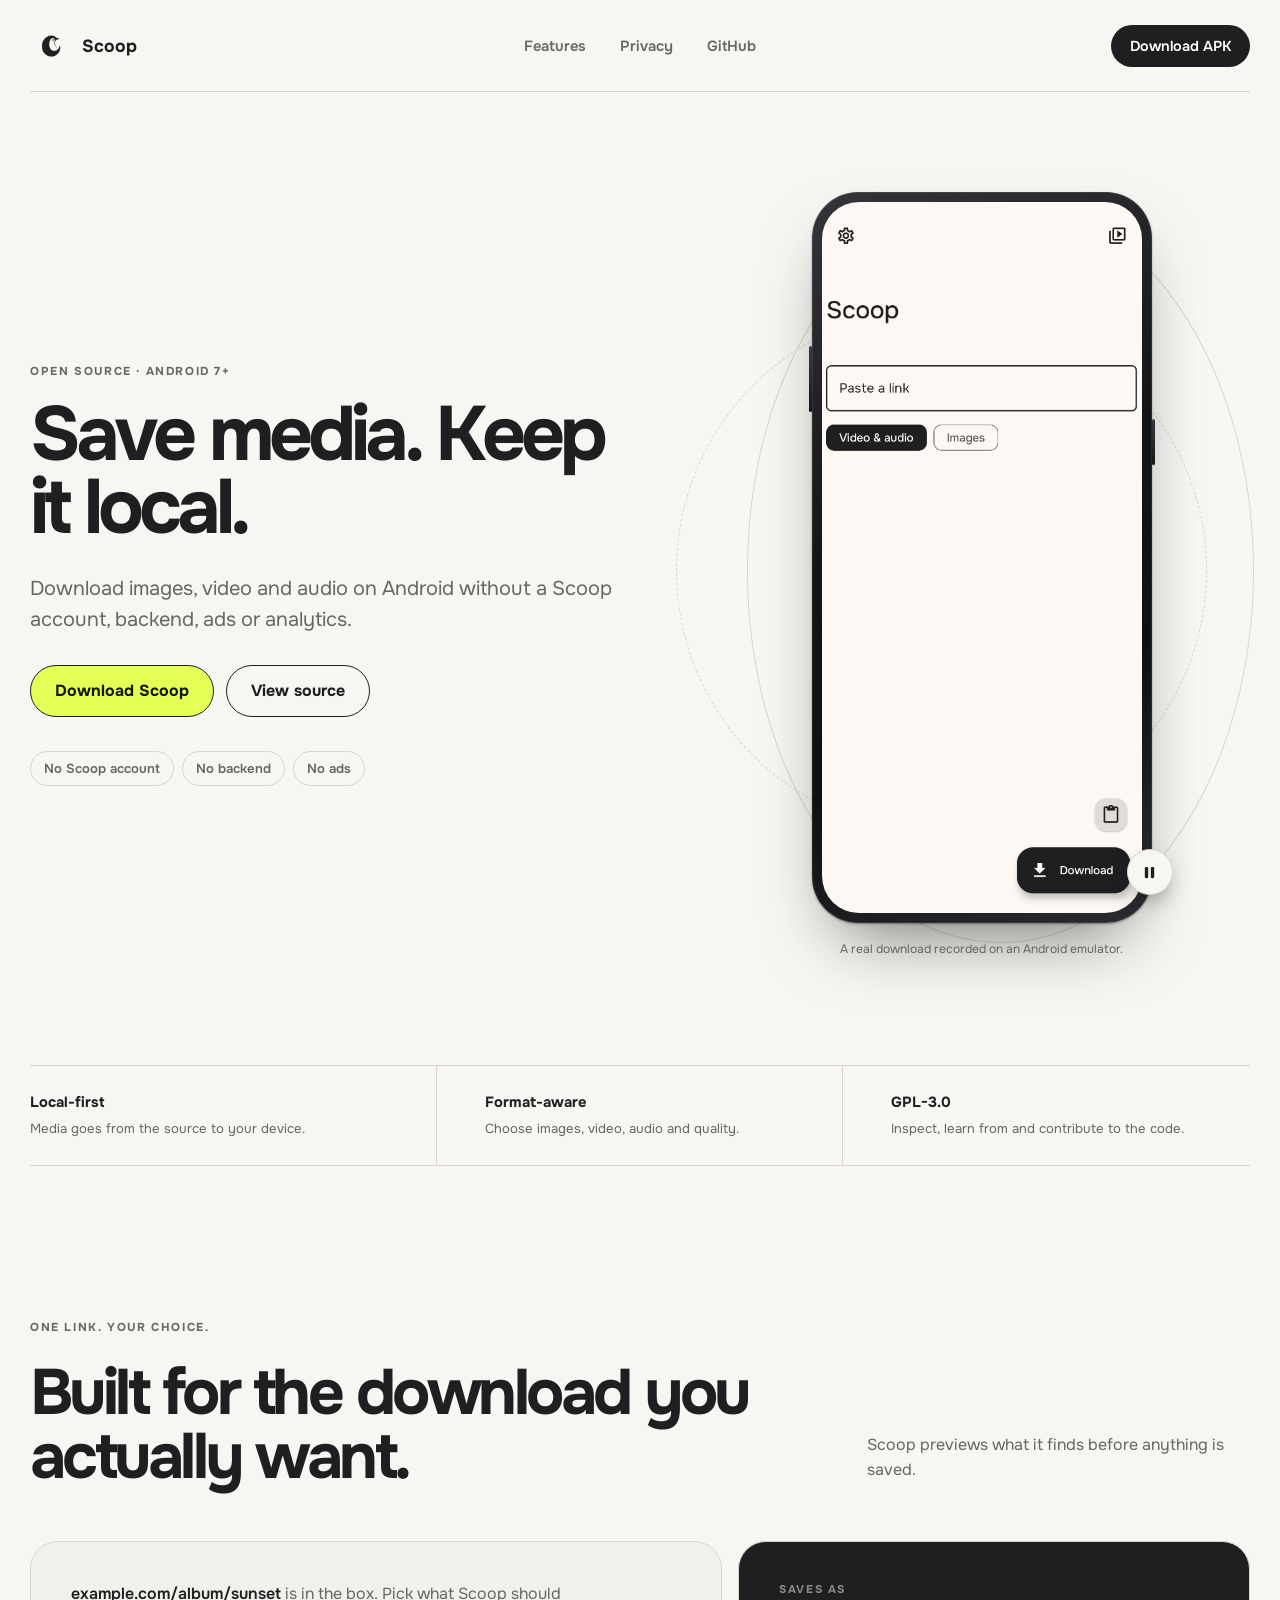
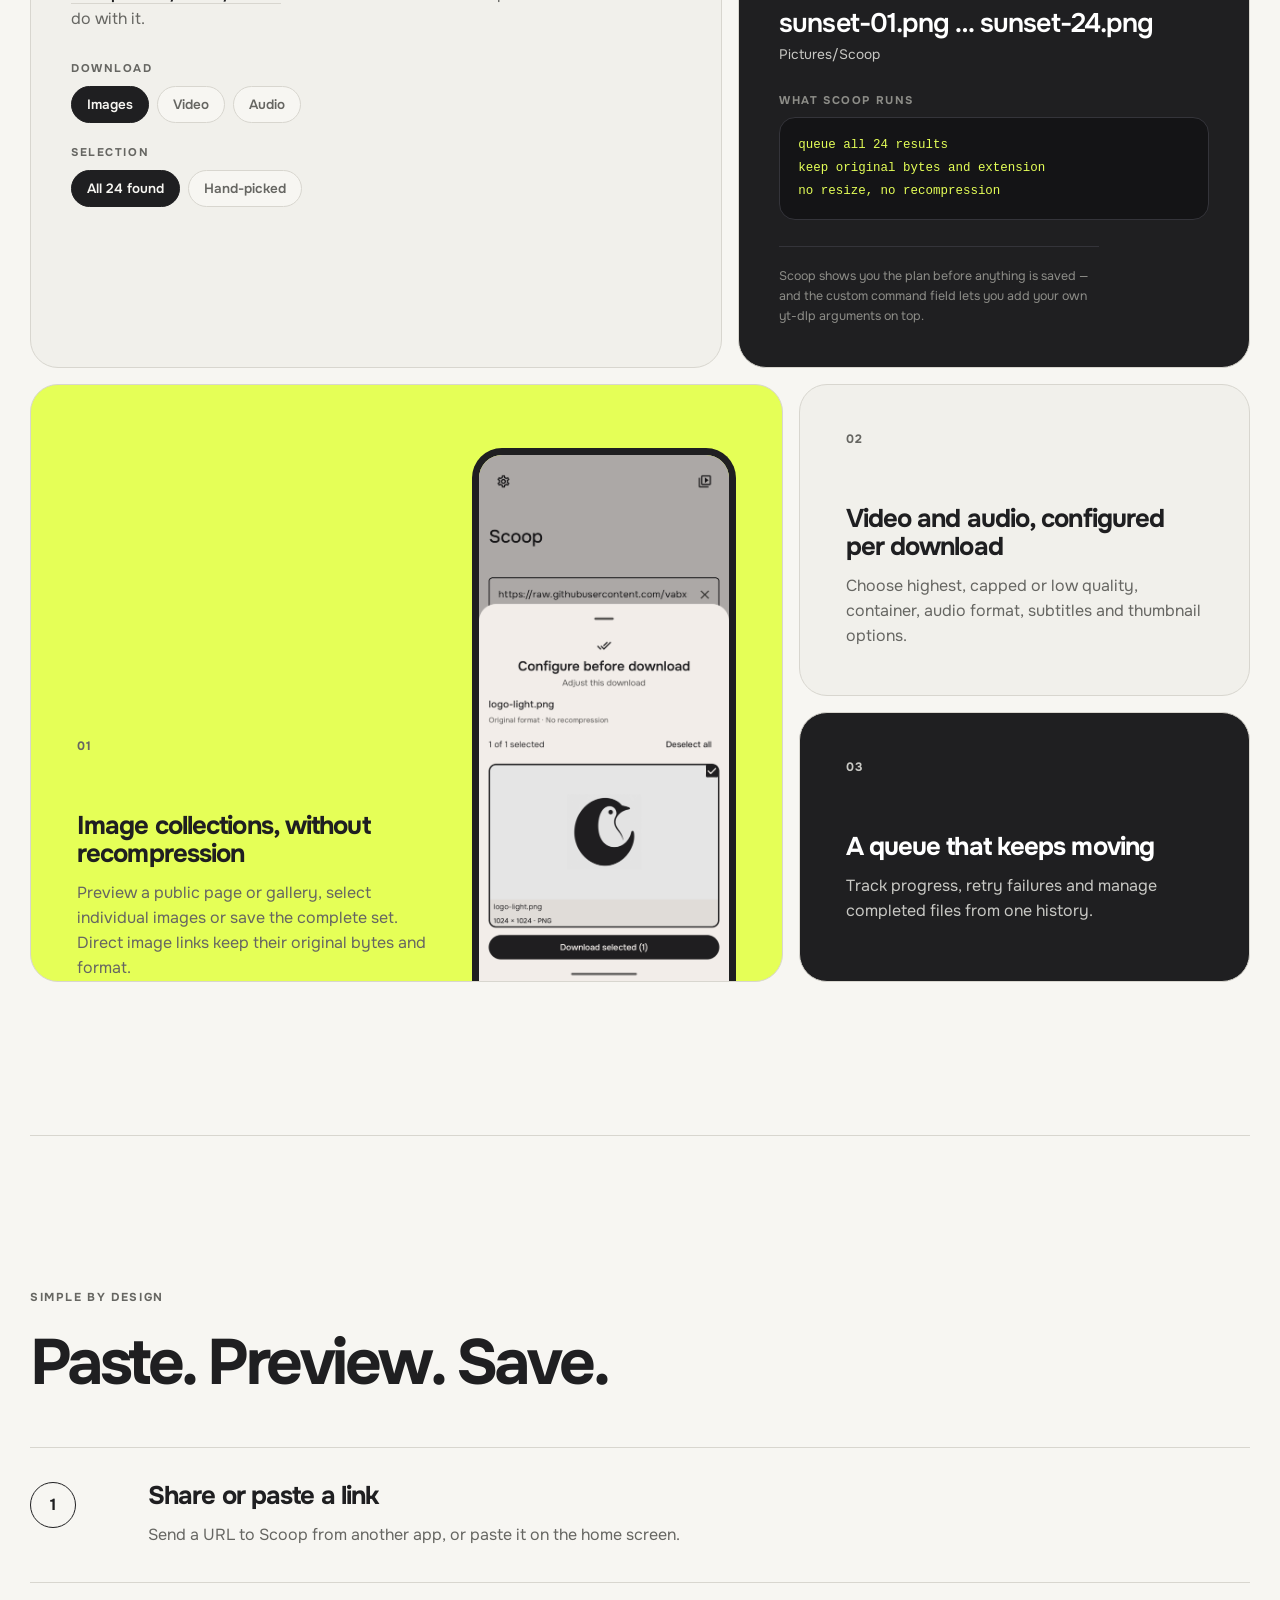
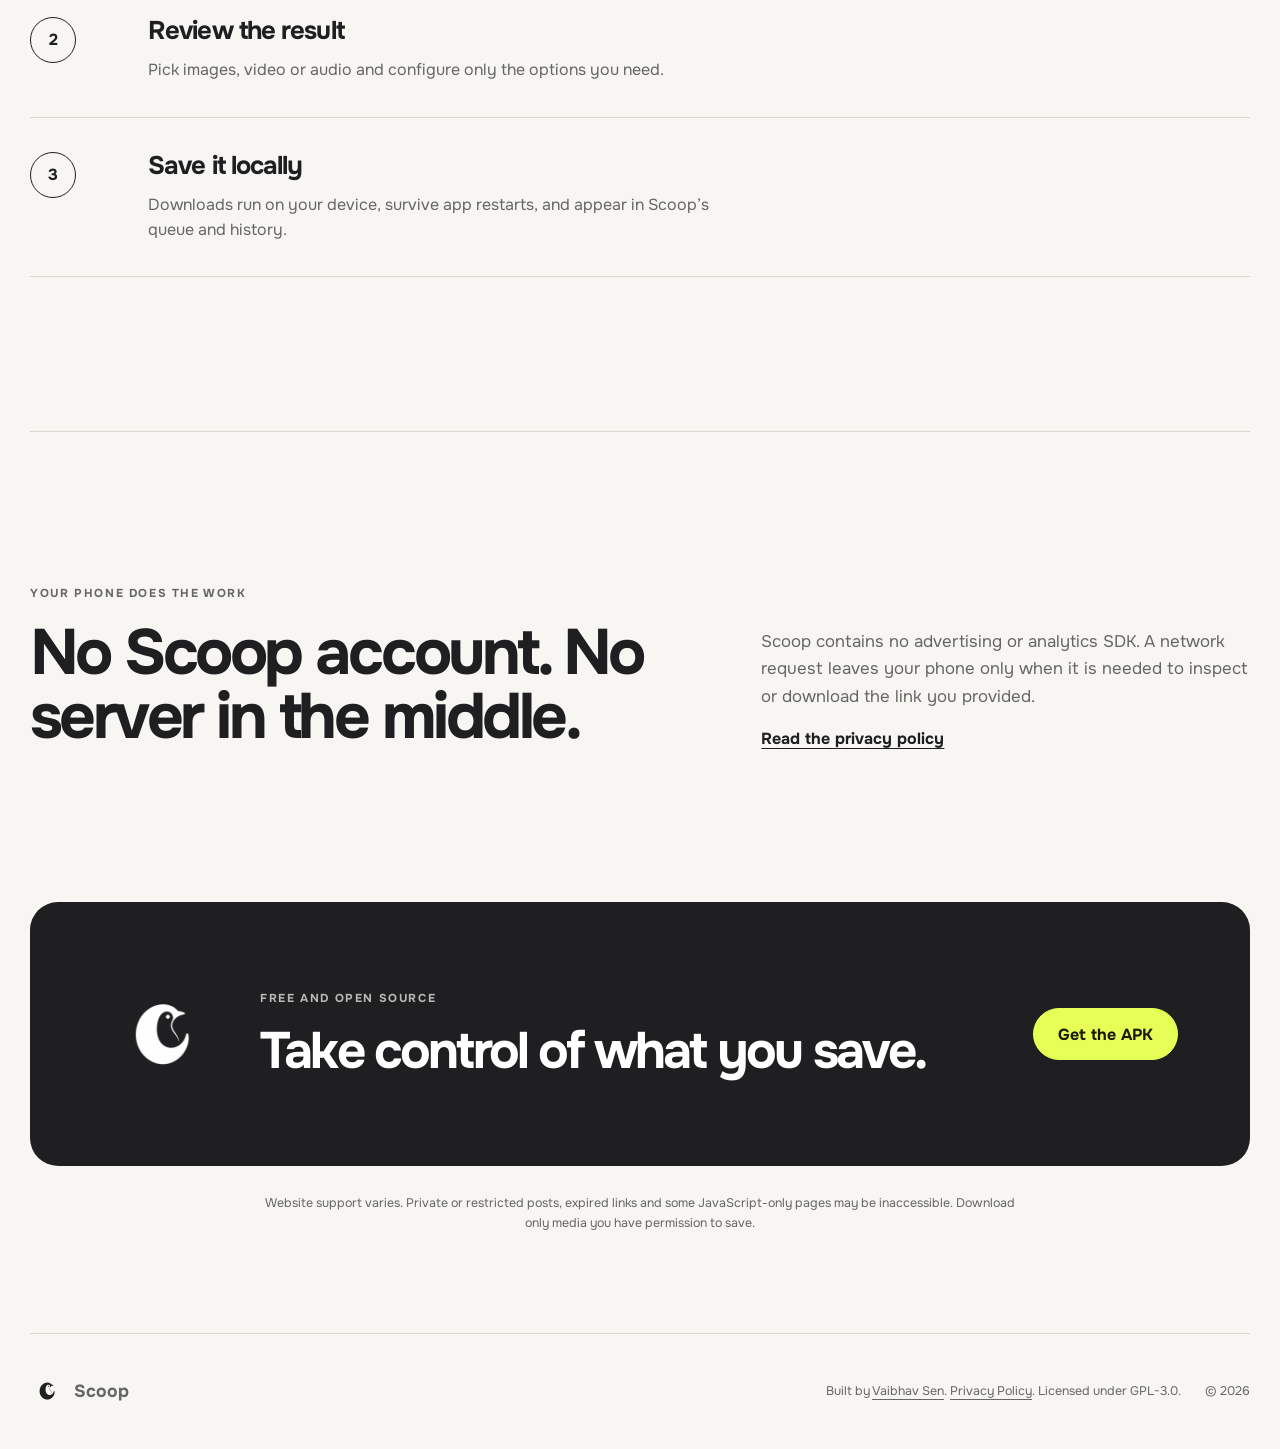
<file: docs/index.html>
<!doctype html>
<html lang="en">
  <head>
    <meta charset="utf-8" />
    <meta name="viewport" content="width=device-width, initial-scale=1" />
    <meta name="theme-color" content="#f7f6f2" />
    <meta
      name="description"
      content="Scoop is a free, local-first image, video and audio downloader for Android. No Scoop account, backend, ads or analytics."
    />
    <meta property="og:title" content="Scoop — media downloads, kept local" />
    <meta
      property="og:description"
      content="Save images, video and audio on Android without a Scoop account, backend, ads or analytics."
    />
    <meta property="og:type" content="website" />
    <meta property="og:url" content="https://vabxsen.github.io/Scoop/" />
    <meta property="og:image" content="https://vabxsen.github.io/Scoop/screenshots/home.jpg" />
    <meta name="twitter:card" content="summary_large_image" />
    <title>Scoop — local-first media downloader for Android</title>
    <link rel="canonical" href="https://vabxsen.github.io/Scoop/" />
    <link rel="icon" href="logo-light.png" />
    <link rel="stylesheet" href="styles.css" />
    <script src="script.js" defer></script>
  </head>
  <body>
    <a class="skip-link" href="#main">Skip to content</a>

    <header class="site-header">
      <a class="brand" href="#top" aria-label="Scoop home">
        <img src="logo-light.png" alt="" width="42" height="42" />
        <span>Scoop</span>
      </a>
      <nav aria-label="Primary navigation">
        <a href="#features">Features</a>
        <a href="#privacy">Privacy</a>
        <a href="https://github.com/vabxsen/Scoop">GitHub</a>
      </nav>
      <a class="header-cta" href="https://github.com/vabxsen/Scoop/releases/latest">Download APK</a>
    </header>

    <main id="main">
      <section class="hero" id="top">
        <div class="hero-copy">
          <p class="eyebrow">Open source · Android 7+</p>
          <h1>Save media. Keep it local.</h1>
          <p class="hero-summary">
            Download images, video and audio on Android without a Scoop account, backend, ads or analytics.
          </p>
          <div class="hero-actions">
            <a class="button button-primary" href="https://github.com/vabxsen/Scoop/releases/latest">Download Scoop</a>
            <a class="button button-secondary" href="https://github.com/vabxsen/Scoop">View source</a>
          </div>
          <ul class="trust-list" aria-label="Scoop principles">
            <li>No Scoop account</li>
            <li>No backend</li>
            <li>No ads</li>
          </ul>
        </div>

        <div class="hero-visual" aria-label="Scoop image download demonstration">
          <div class="orbit orbit-one" aria-hidden="true"></div>
          <div class="orbit orbit-two" aria-hidden="true"></div>
          <div class="phone-frame">
            <div class="phone-screen">
              <video
                id="demo-video"
                autoplay
                loop
                muted
                playsinline
                preload="auto"
                poster="screenshots/home.jpg"
                aria-label="Scoop image download demonstration video"
              >
                <source src="scoop-demo.mp4" type="video/mp4" />
                Your browser does not support embedded video.
              </video>
            </div>
            <button
              type="button"
              class="demo-toggle"
              id="demo-toggle"
              aria-controls="demo-video"
              aria-label="Pause demo"
            >
              <svg class="icon-pause" viewBox="0 0 16 16" aria-hidden="true">
                <rect x="3" y="2" width="3.6" height="12" rx="1.2" />
                <rect x="9.4" y="2" width="3.6" height="12" rx="1.2" />
              </svg>
              <svg class="icon-play" viewBox="0 0 16 16" aria-hidden="true">
                <path d="M4.5 2.6a1 1 0 0 1 1.52-.85l7 5.4a1 1 0 0 1 0 1.7l-7 5.4a1 1 0 0 1-1.52-.85Z" />
              </svg>
            </button>
          </div>
          <p class="visual-caption">A real download recorded on an Android emulator.</p>
        </div>
      </section>

      <section class="signal-strip" aria-label="Product details">
        <p><strong>Local-first</strong><span>Media goes from the source to your device.</span></p>
        <p><strong>Format-aware</strong><span>Choose images, video, audio and quality.</span></p>
        <p><strong>GPL-3.0</strong><span>Inspect, learn from and contribute to the code.</span></p>
      </section>

      <section class="feature-section" id="features">
        <div class="section-heading">
          <p class="eyebrow">One link. Your choice.</p>
          <h2>Built for the download you actually want.</h2>
          <p>Scoop previews what it finds before anything is saved.</p>
        </div>

        <div class="configurator" id="configurator">
          <div class="config-panel">
            <p class="config-lede">
              <span class="config-url">example.com/album/sunset</span>
              is in the box. Pick what Scoop should do with it.
            </p>

            <fieldset class="config-group">
              <legend>Download</legend>
              <div class="chip-row">
                <input type="radio" name="cfg-mode" id="cfg-mode-images" data-mode="images" checked />
                <label class="chip" for="cfg-mode-images">Images</label>
                <input type="radio" name="cfg-mode" id="cfg-mode-video" data-mode="video" />
                <label class="chip" for="cfg-mode-video">Video</label>
                <input type="radio" name="cfg-mode" id="cfg-mode-audio" data-mode="audio" />
                <label class="chip" for="cfg-mode-audio">Audio</label>
              </div>
            </fieldset>

            <div class="config-stack" data-mode-panel="images">
              <fieldset class="config-group">
                <legend>Selection</legend>
                <div class="chip-row">
                  <input type="radio" name="cfg-scope" id="cfg-scope-all" data-value="all" checked />
                  <label class="chip" for="cfg-scope-all">All 24 found</label>
                  <input type="radio" name="cfg-scope" id="cfg-scope-picked" data-value="picked" />
                  <label class="chip" for="cfg-scope-picked">Hand-picked</label>
                </div>
              </fieldset>
            </div>

            <div class="config-stack" data-mode-panel="video">
              <fieldset class="config-group">
                <legend>Quality</legend>
                <div class="chip-row">
                  <input type="radio" name="cfg-vq" id="cfg-vq-best" data-value="best" checked />
                  <label class="chip" for="cfg-vq-best">Highest</label>
                  <input type="radio" name="cfg-vq" id="cfg-vq-1080" data-value="1080" />
                  <label class="chip" for="cfg-vq-1080">1080p</label>
                  <input type="radio" name="cfg-vq" id="cfg-vq-720" data-value="720" />
                  <label class="chip" for="cfg-vq-720">720p</label>
                  <input type="radio" name="cfg-vq" id="cfg-vq-low" data-value="low" />
                  <label class="chip" for="cfg-vq-low">Smallest</label>
                </div>
              </fieldset>
              <fieldset class="config-group">
                <legend>Container</legend>
                <div class="chip-row">
                  <input type="radio" name="cfg-container" id="cfg-container-mp4" data-value="mp4" checked />
                  <label class="chip" for="cfg-container-mp4">MP4</label>
                  <input type="radio" name="cfg-container" id="cfg-container-mkv" data-value="mkv" />
                  <label class="chip" for="cfg-container-mkv">MKV</label>
                  <input type="radio" name="cfg-container" id="cfg-container-webm" data-value="webm" />
                  <label class="chip" for="cfg-container-webm">WEBM</label>
                </div>
              </fieldset>
              <fieldset class="config-group">
                <legend>Embed</legend>
                <div class="chip-row">
                  <input type="checkbox" id="cfg-subs" data-flag="--embed-subs" />
                  <label class="chip" for="cfg-subs">Subtitles</label>
                  <input type="checkbox" id="cfg-vthumb" data-flag="--embed-thumbnail" />
                  <label class="chip" for="cfg-vthumb">Thumbnail</label>
                </div>
              </fieldset>
            </div>

            <div class="config-stack" data-mode-panel="audio">
              <fieldset class="config-group">
                <legend>Format</legend>
                <div class="chip-row">
                  <input type="radio" name="cfg-af" id="cfg-af-m4a" data-value="m4a" checked />
                  <label class="chip" for="cfg-af-m4a">M4A</label>
                  <input type="radio" name="cfg-af" id="cfg-af-mp3" data-value="mp3" />
                  <label class="chip" for="cfg-af-mp3">MP3</label>
                  <input type="radio" name="cfg-af" id="cfg-af-opus" data-value="opus" />
                  <label class="chip" for="cfg-af-opus">Opus</label>
                </div>
              </fieldset>
              <fieldset class="config-group">
                <legend>Bitrate</legend>
                <div class="chip-row">
                  <input type="radio" name="cfg-aq" id="cfg-aq-best" data-value="0" checked />
                  <label class="chip" for="cfg-aq-best">Best</label>
                  <input type="radio" name="cfg-aq" id="cfg-aq-192" data-value="192K" />
                  <label class="chip" for="cfg-aq-192">192 kbps</label>
                  <input type="radio" name="cfg-aq" id="cfg-aq-128" data-value="128K" />
                  <label class="chip" for="cfg-aq-128">128 kbps</label>
                </div>
              </fieldset>
              <fieldset class="config-group">
                <legend>Embed</legend>
                <div class="chip-row">
                  <input type="checkbox" id="cfg-cover" data-flag="--embed-thumbnail" checked />
                  <label class="chip" for="cfg-cover">Cover art</label>
                </div>
              </fieldset>
            </div>
          </div>

          <aside class="config-out" aria-live="polite">
            <p class="config-out-eyebrow">Saves as</p>
            <p class="config-out-file" id="cfg-file">sunset-01.png</p>
            <p class="config-out-path" id="cfg-path">Pictures/Scoop</p>
            <p class="config-out-eyebrow">What Scoop runs</p>
            <pre class="config-out-code" id="cfg-plan"></pre>
            <p class="config-out-note">
              Scoop shows you the plan before anything is saved — and the custom command field
              lets you add your own yt-dlp arguments on top.
            </p>
          </aside>
        </div>

        <div class="feature-grid">
          <article class="feature feature-large">
            <div>
              <p class="feature-number">01</p>
              <h3>Image collections, without recompression</h3>
              <p>
                Preview a public page or gallery, select individual images or save the complete
                set. Direct image links keep their original bytes and format.
              </p>
            </div>
            <img
              src="screenshots/image-download.png"
              alt="Scoop image picker showing an original PNG selected for download"
              width="1080"
              height="2273"
              loading="lazy"
            />
          </article>

          <article class="feature">
            <p class="feature-number">02</p>
            <h3>Video and audio, configured per download</h3>
            <p>Choose highest, capped or low quality, container, audio format, subtitles and thumbnail options.</p>
          </article>

          <article class="feature feature-dark">
            <p class="feature-number">03</p>
            <h3>A queue that keeps moving</h3>
            <p>Track progress, retry failures and manage completed files from one history.</p>
          </article>
        </div>
      </section>

      <section class="steps-section" id="privacy">
        <div class="section-heading">
          <p class="eyebrow">Simple by design</p>
          <h2>Paste. Preview. Save.</h2>
        </div>
        <ol class="steps">
          <li><span>1</span><div><h3>Share or paste a link</h3><p>Send a URL to Scoop from another app, or paste it on the home screen.</p></div></li>
          <li><span>2</span><div><h3>Review the result</h3><p>Pick images, video or audio and configure only the options you need.</p></div></li>
          <li><span>3</span><div><h3>Save it locally</h3><p>Downloads run on your device, survive app restarts, and appear in Scoop’s queue and history.</p></div></li>
        </ol>
      </section>

      <section class="privacy-section">
        <div>
          <p class="eyebrow">Your phone does the work</p>
          <h2>No Scoop account. No server in the middle.</h2>
        </div>
        <div class="privacy-copy">
          <p>
            Scoop contains no advertising or analytics SDK. A network request leaves your phone
            only when it is needed to inspect or download the link you provided.
          </p>
          <a href="privacy/">Read the privacy policy</a>
        </div>
      </section>

      <section class="cta-section">
        <img src="logo-dark.png" alt="" width="120" height="120" />
        <div>
          <p class="eyebrow">Free and open source</p>
          <h2>Take control of what you save.</h2>
        </div>
        <a class="button button-inverse" href="https://github.com/vabxsen/Scoop/releases/latest">Get the APK</a>
      </section>

      <p class="support-note">
        Website support varies. Private or restricted posts, expired links and some JavaScript-only
        pages may be inaccessible. Download only media you have permission to save.
      </p>
    </main>

    <footer>
      <a class="brand" href="#top" aria-label="Back to top">
        <img src="logo-light.png" alt="" width="34" height="34" />
        <span>Scoop</span>
      </a>
      <p>Built by <a href="https://github.com/vabxsen">Vaibhav Sen</a>. <a href="privacy/">Privacy Policy</a>. Licensed under GPL-3.0.</p>
      <p>© <span id="year">2026</span></p>
    </footer>
  </body>
</html>
</file>
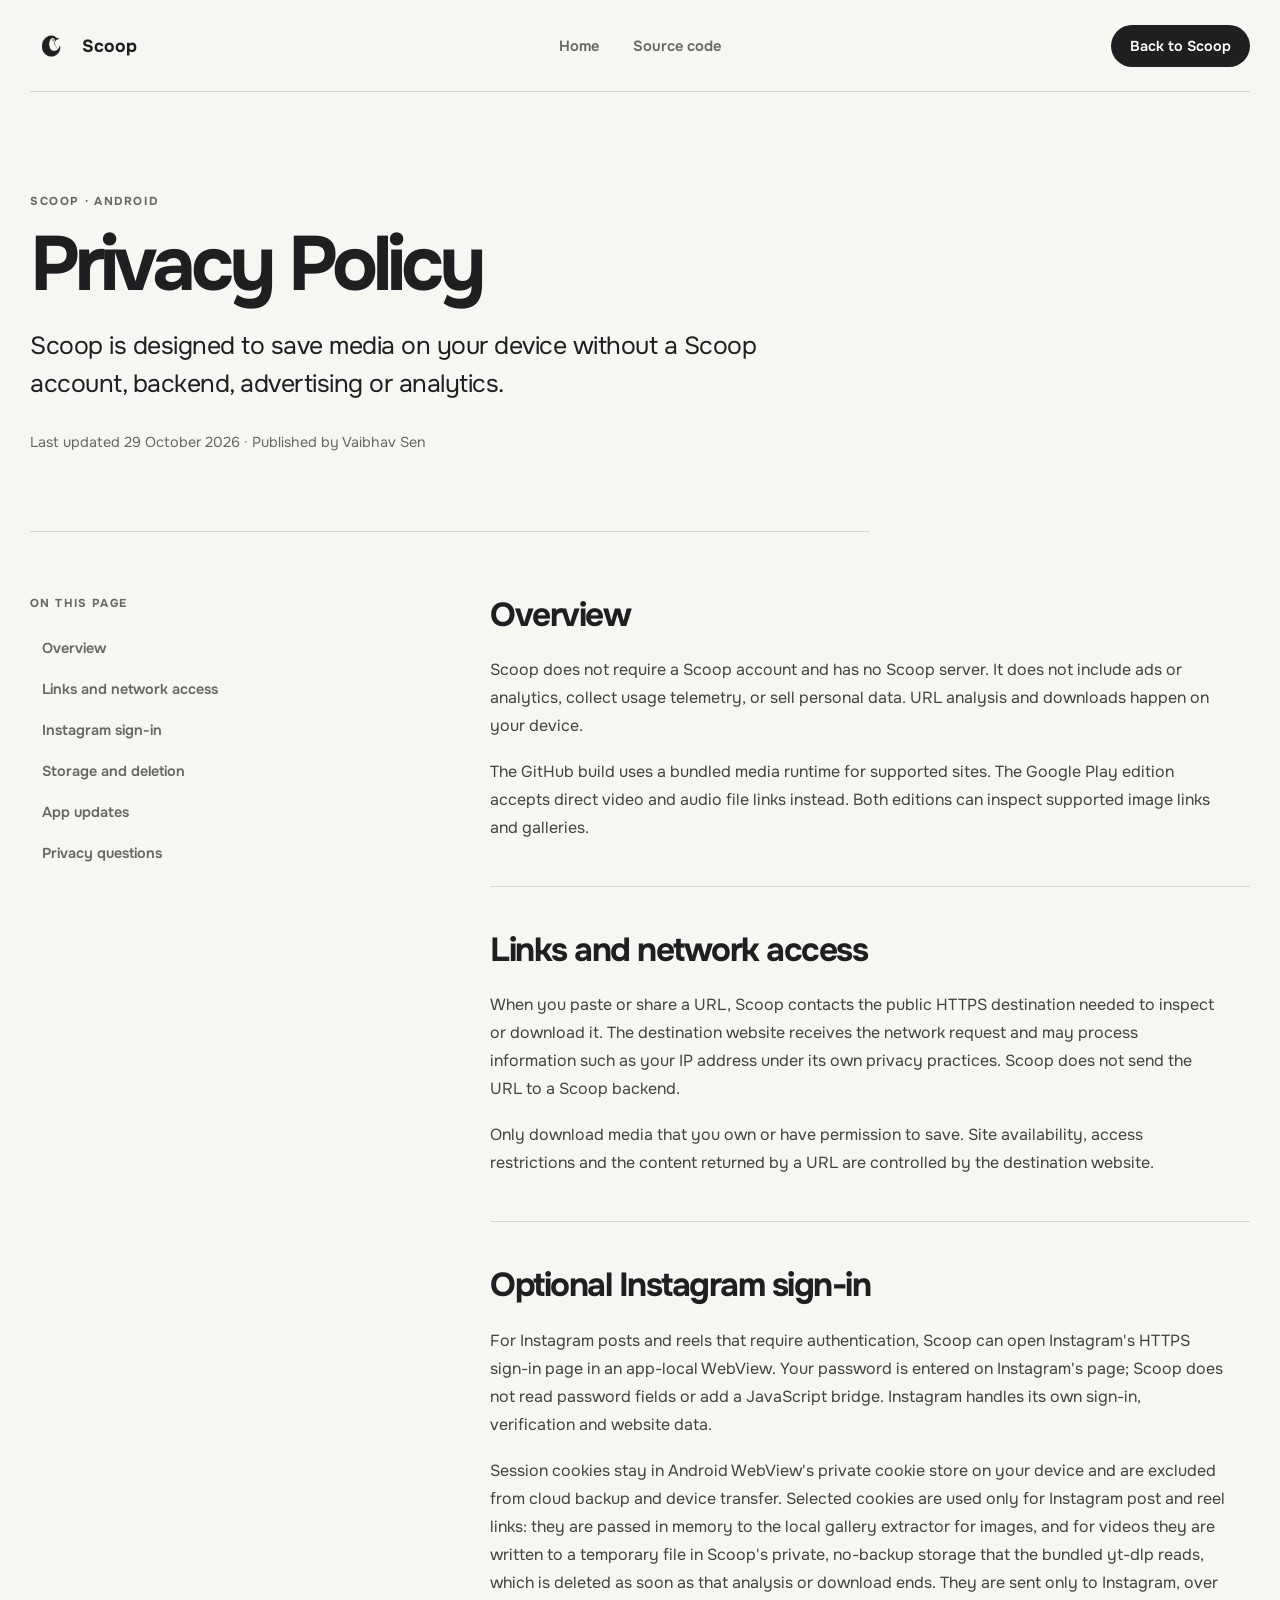
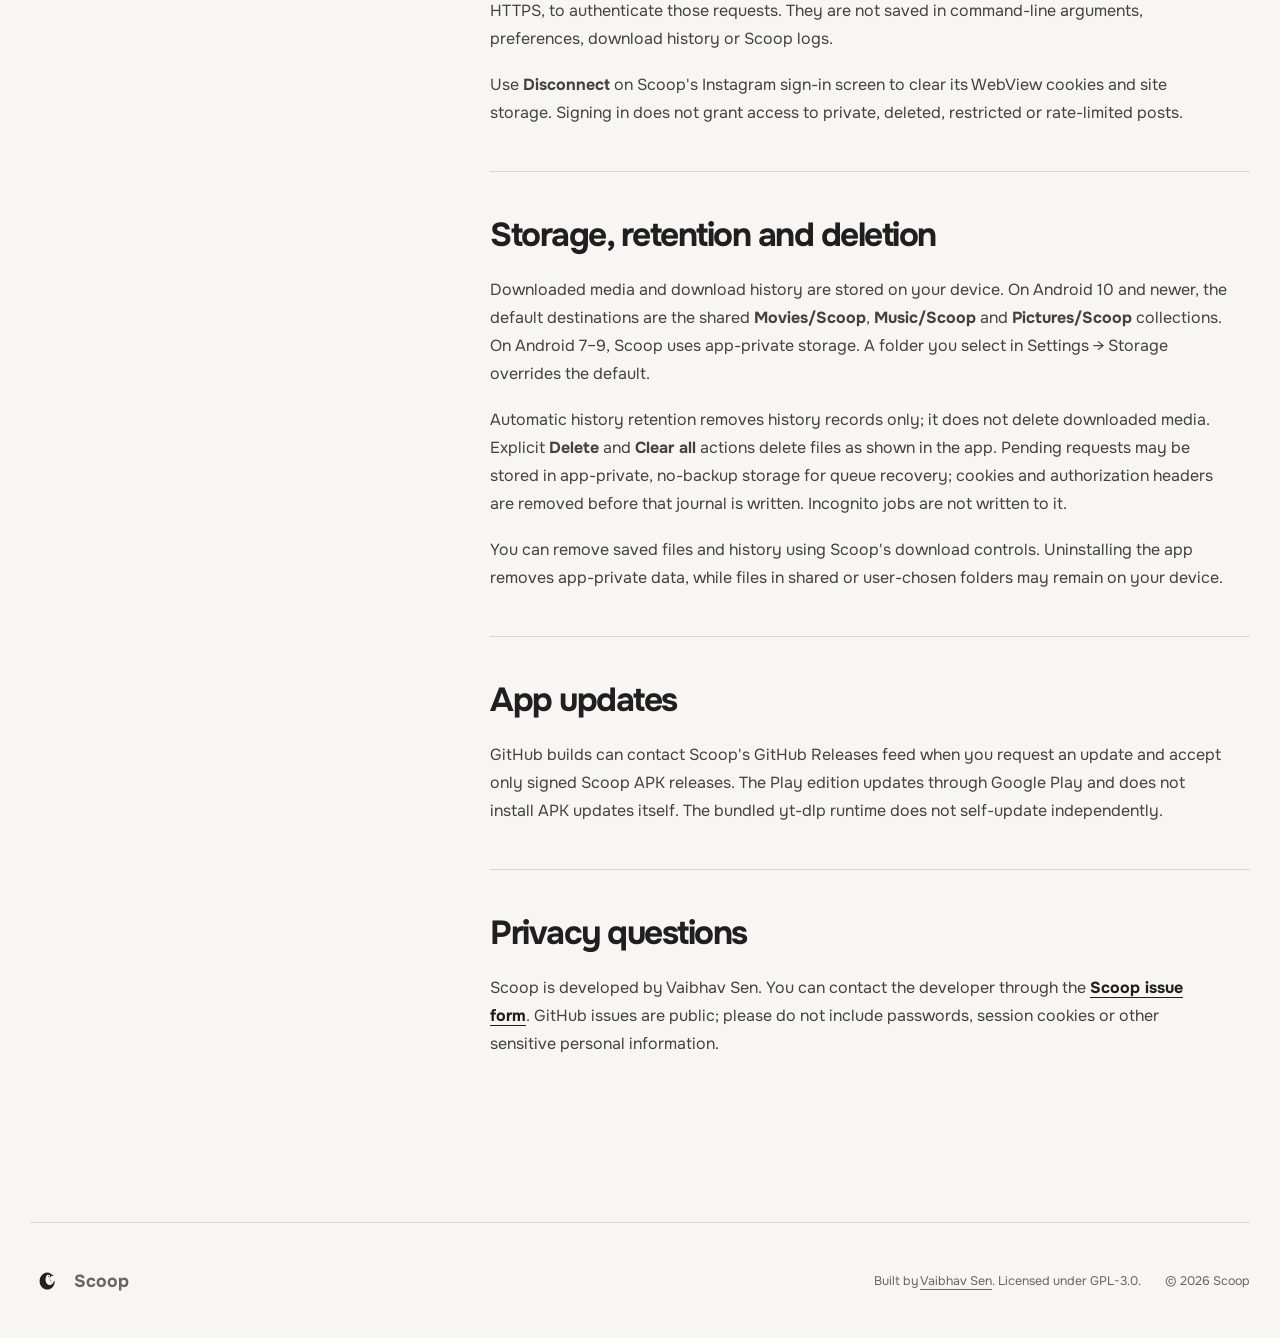
<file: docs/privacy/index.html>
<!doctype html>
<html lang="en">
  <head>
    <meta charset="utf-8" />
    <meta name="viewport" content="width=device-width, initial-scale=1" />
    <meta name="theme-color" content="#f7f6f2" />
    <meta name="description" content="Scoop's privacy policy: how the Android app handles links, downloads, Instagram sessions and local data." />
    <title>Privacy Policy — Scoop</title>
    <link rel="canonical" href="https://vabxsen.github.io/Scoop/privacy/" />
    <link rel="icon" href="../logo-light.png" />
    <link rel="stylesheet" href="../styles.css" />
    <link rel="stylesheet" href="styles.css" />
  </head>
  <body>
    <a class="skip-link" href="#main">Skip to policy</a>

    <header class="site-header">
      <a class="brand" href="../" aria-label="Scoop home">
        <img src="../logo-light.png" alt="" width="42" height="42" />
        <span>Scoop</span>
      </a>
      <nav aria-label="Primary navigation">
        <a href="../">Home</a>
        <a href="https://github.com/vabxsen/Scoop">Source code</a>
      </nav>
      <a class="header-cta" href="../">Back to Scoop</a>
    </header>

    <main class="policy-main" id="main">
      <section class="policy-hero" aria-labelledby="policy-title">
        <p class="eyebrow">Scoop · Android</p>
        <h1 id="policy-title">Privacy Policy</h1>
        <p class="policy-intro">Scoop is designed to save media on your device without a Scoop account, backend, advertising or analytics.</p>
        <p class="policy-meta">Last updated <time datetime="2026-10-29">29 October 2026</time> · Published by Vaibhav Sen</p>
      </section>

      <div class="policy-layout">
        <aside class="policy-toc" aria-label="On this page">
          <p>On this page</p>
          <nav aria-label="Policy sections">
            <a href="#overview">Overview</a>
            <a href="#network">Links and network access</a>
            <a href="#instagram">Instagram sign-in</a>
            <a href="#storage">Storage and deletion</a>
            <a href="#updates">App updates</a>
            <a href="#contact">Privacy questions</a>
          </nav>
        </aside>

        <article class="policy-content">
          <section id="overview">
            <h2>Overview</h2>
            <p>Scoop does not require a Scoop account and has no Scoop server. It does not include ads or analytics, collect usage telemetry, or sell personal data. URL analysis and downloads happen on your device.</p>
            <p>The GitHub build uses a bundled media runtime for supported sites. The Google Play edition accepts direct video and audio file links instead. Both editions can inspect supported image links and galleries.</p>
          </section>

          <section id="network">
            <h2>Links and network access</h2>
            <p>When you paste or share a URL, Scoop contacts the public HTTPS destination needed to inspect or download it. The destination website receives the network request and may process information such as your IP address under its own privacy practices. Scoop does not send the URL to a Scoop backend.</p>
            <p>Only download media that you own or have permission to save. Site availability, access restrictions and the content returned by a URL are controlled by the destination website.</p>
          </section>

          <section id="instagram">
            <h2>Optional Instagram sign-in</h2>
            <p>For Instagram posts and reels that require authentication, Scoop can open Instagram's HTTPS sign-in page in an app-local WebView. Your password is entered on Instagram's page; Scoop does not read password fields or add a JavaScript bridge. Instagram handles its own sign-in, verification and website data.</p>
            <p>Session cookies stay in Android WebView's private cookie store on your device and are excluded from cloud backup and device transfer. Selected cookies are used only for Instagram post and reel links: they are passed in memory to the local gallery extractor for images, and for videos they are written to a temporary file in Scoop's private, no-backup storage that the bundled yt-dlp reads, which is deleted as soon as that analysis or download ends. They are sent only to Instagram, over HTTPS, to authenticate those requests. They are not saved in command-line arguments, preferences, download history or Scoop logs.</p>
            <p>Use <strong>Disconnect</strong> on Scoop's Instagram sign-in screen to clear its WebView cookies and site storage. Signing in does not grant access to private, deleted, restricted or rate-limited posts.</p>
          </section>

          <section id="storage">
            <h2>Storage, retention and deletion</h2>
            <p>Downloaded media and download history are stored on your device. On Android 10 and newer, the default destinations are the shared <strong>Movies/Scoop</strong>, <strong>Music/Scoop</strong> and <strong>Pictures/Scoop</strong> collections. On Android 7–9, Scoop uses app-private storage. A folder you select in Settings → Storage overrides the default.</p>
            <p>Automatic history retention removes history records only; it does not delete downloaded media. Explicit <strong>Delete</strong> and <strong>Clear all</strong> actions delete files as shown in the app. Pending requests may be stored in app-private, no-backup storage for queue recovery; cookies and authorization headers are removed before that journal is written. Incognito jobs are not written to it.</p>
            <p>You can remove saved files and history using Scoop's download controls. Uninstalling the app removes app-private data, while files in shared or user-chosen folders may remain on your device.</p>
          </section>

          <section id="updates">
            <h2>App updates</h2>
            <p>GitHub builds can contact Scoop's GitHub Releases feed when you request an update and accept only signed Scoop APK releases. The Play edition updates through Google Play and does not install APK updates itself. The bundled yt-dlp runtime does not self-update independently.</p>
          </section>

          <section id="contact">
            <h2>Privacy questions</h2>
            <p>Scoop is developed by Vaibhav Sen. You can contact the developer through the <a href="https://github.com/vabxsen/Scoop/issues/new">Scoop issue form</a>. GitHub issues are public; please do not include passwords, session cookies or other sensitive personal information.</p>
          </section>
        </article>
      </div>
    </main>

    <footer>
      <a class="brand" href="../" aria-label="Scoop home">
        <img src="../logo-light.png" alt="" width="34" height="34" />
        <span>Scoop</span>
      </a>
      <p>Built by <a href="https://github.com/vabxsen">Vaibhav Sen</a>. Licensed under GPL-3.0.</p>
      <p>© 2026 Scoop</p>
    </footer>
  </body>
</html>
</file>
<file: docs/styles.css>
@font-face {
  font-family: "Onest";
  src: url("fonts/onest-regular.ttf") format("truetype");
  font-weight: 400;
  font-display: swap;
}

@font-face {
  font-family: "Onest";
  src: url("fonts/onest-semibold.ttf") format("truetype");
  font-weight: 600;
  font-display: swap;
}

@font-face {
  font-family: "Onest";
  src: url("fonts/onest-bold.ttf") format("truetype");
  font-weight: 700;
  font-display: swap;
}

:root {
  color-scheme: light;
  --paper: #f7f6f2;
  --ink: #1f1f21;
  --muted: #666662;
  --line: #d8d6cf;
  --soft: #ebe9e2;
  --signal: #e5ff57;
  --signal-ink: #181906;
  --radius-card: 28px;
  --radius-control: 999px;
  --max-width: 1220px;
}

* {
  box-sizing: border-box;
}

html {
  scroll-behavior: smooth;
  overflow-x: hidden;
}

body {
  margin: 0;
  overflow-x: hidden;
  color: var(--ink);
  background: var(--paper);
  font-family: "Onest", system-ui, sans-serif;
  text-rendering: optimizeLegibility;
}

a {
  color: inherit;
  text-decoration-thickness: 1px;
  text-underline-offset: 4px;
}

img,
video {
  display: block;
  max-width: 100%;
}

.skip-link {
  position: fixed;
  z-index: 100;
  top: 12px;
  left: 12px;
  padding: 10px 16px;
  border-radius: var(--radius-control);
  color: #fff;
  background: var(--ink);
  transform: translateY(-180%);
}

.skip-link:focus {
  transform: translateY(0);
}

.site-header,
main,
footer {
  width: min(calc(100% - 40px), var(--max-width));
  margin-inline: auto;
}

.site-header {
  position: relative;
  z-index: 10;
  display: grid;
  grid-template-columns: 1fr auto 1fr;
  align-items: center;
  min-height: 92px;
  border-bottom: 1px solid var(--line);
}

.brand {
  display: inline-flex;
  align-items: center;
  justify-self: start;
  gap: 10px;
  font-size: 1.1rem;
  font-weight: 700;
  text-decoration: none;
}

.brand img {
  object-fit: contain;
}

nav {
  display: flex;
  gap: 34px;
}

nav a {
  color: var(--muted);
  font-size: 0.92rem;
  font-weight: 600;
  text-decoration: none;
}

nav a:hover,
nav a:focus-visible {
  color: var(--ink);
}

.header-cta {
  justify-self: end;
  padding: 12px 19px;
  border-radius: var(--radius-control);
  color: #fff;
  background: var(--ink);
  font-size: 0.9rem;
  font-weight: 600;
  text-decoration: none;
}

.hero {
  display: grid;
  grid-template-columns: minmax(0, 1.05fr) minmax(360px, 0.95fr);
  align-items: center;
  min-height: calc(100dvh - 92px);
  gap: clamp(44px, 7vw, 110px);
  padding: 64px 0 72px;
}

.eyebrow {
  margin: 0 0 20px;
  color: var(--muted);
  font-size: 0.72rem;
  font-weight: 700;
  letter-spacing: 0.14em;
  text-transform: uppercase;
}

h1,
h2,
h3,
p {
  margin-top: 0;
}

h1 {
  max-width: 760px;
  margin-bottom: 28px;
  font-size: clamp(3.2rem, 6vw, 6.1rem);
  line-height: 0.95;
  letter-spacing: -0.065em;
}

.hero-summary {
  max-width: 590px;
  margin-bottom: 30px;
  color: var(--muted);
  font-size: clamp(1.02rem, 1.6vw, 1.25rem);
  line-height: 1.55;
}

.hero-actions {
  display: flex;
  flex-wrap: wrap;
  gap: 12px;
}

.button {
  display: inline-flex;
  min-height: 52px;
  align-items: center;
  justify-content: center;
  padding: 0 24px;
  border: 1px solid var(--ink);
  border-radius: var(--radius-control);
  font-weight: 700;
  text-decoration: none;
  transition: transform 160ms ease, background-color 160ms ease, color 160ms ease;
}

.button:hover {
  transform: translateY(-2px);
}

.button:active {
  transform: translateY(0) scale(0.98);
}

.button:focus-visible,
.header-cta:focus-visible,
.demo-toggle:focus-visible,
a:focus-visible,
video:focus-visible {
  outline: 3px solid #2268d8;
  outline-offset: 4px;
}

.button-primary {
  color: var(--signal-ink);
  background: var(--signal);
}

.button-primary:hover {
  background: #d9f44d;
}

.button-secondary {
  background: transparent;
}

.button-secondary:hover {
  color: #fff;
  background: var(--ink);
}

.trust-list {
  display: flex;
  flex-wrap: wrap;
  gap: 8px;
  margin: 34px 0 0;
  padding: 0;
  list-style: none;
}

.trust-list li {
  padding: 8px 13px;
  border: 1px solid var(--line);
  border-radius: var(--radius-control);
  color: var(--muted);
  font-size: 0.82rem;
  font-weight: 600;
}

.hero-visual {
  position: relative;
  justify-self: center;
  width: min(100%, 470px);
  padding: 36px;
}

.phone-frame {
  position: relative;
  z-index: 2;
  width: min(100%, 340px);
  margin-inline: auto;
  padding: 10px;
  border-radius: 46px;
  background: linear-gradient(155deg, #34343a 0%, #151517 42%, #101012 68%, #2b2b31 100%);
  box-shadow:
    0 1px 2px rgba(20, 19, 16, 0.4),
    0 34px 70px -28px rgba(20, 19, 16, 0.62),
    inset 0 0 0 1px rgba(255, 255, 255, 0.09);
}

.phone-frame::before,
.phone-frame::after {
  content: "";
  position: absolute;
  width: 3px;
  border-radius: 4px;
  background: linear-gradient(180deg, #3a3a40, #17171a);
}

.phone-frame::before {
  top: 21%;
  left: -3px;
  height: 66px;
}

.phone-frame::after {
  top: 31%;
  right: -3px;
  height: 46px;
}

.phone-screen {
  position: relative;
  overflow: hidden;
  border-radius: 37px;
  background: #f7f4ef;
}

.phone-screen video {
  width: 100%;
  aspect-ratio: 9 / 20;
  object-fit: cover;
}

.demo-toggle {
  position: absolute;
  right: -21px;
  bottom: 28px;
  z-index: 3;
  display: grid;
  place-items: center;
  width: 46px;
  height: 46px;
  padding: 0;
  border: 1px solid var(--line);
  border-radius: 50%;
  background: var(--paper);
  color: var(--ink);
  cursor: pointer;
  box-shadow: 0 10px 24px -10px rgba(20, 19, 16, 0.7);
  transition:
    transform 0.18s ease,
    background-color 0.18s ease,
    border-color 0.18s ease;
}

.demo-toggle:hover {
  border-color: var(--signal);
  background: var(--signal);
  transform: scale(1.06);
}

.demo-toggle:active {
  transform: scale(0.96);
}

.demo-toggle svg {
  width: 15px;
  height: 15px;
  fill: currentColor;
}

.demo-toggle .icon-play,
.demo-toggle.is-paused .icon-pause {
  display: none;
}

.demo-toggle.is-paused .icon-play {
  display: block;
}

.orbit {
  position: absolute;
  border: 1px solid var(--line);
  border-radius: 50%;
  pointer-events: none;
}

.orbit-one {
  inset: 5% -8% 6% 0;
  animation: drift 10s ease-in-out infinite alternate;
}

.orbit-two {
  inset: 18% 2% 19% -15%;
  border-style: dashed;
  animation: drift 12s ease-in-out infinite alternate-reverse;
}

.visual-caption {
  position: relative;
  z-index: 2;
  margin: 18px 0 0;
  color: var(--muted);
  font-size: 0.76rem;
  text-align: center;
}

@keyframes drift {
  to {
    transform: rotate(5deg) translateY(-8px);
  }
}

.signal-strip {
  display: grid;
  grid-template-columns: repeat(3, 1fr);
  border-top: 1px solid var(--line);
  border-bottom: 1px solid var(--line);
}

.signal-strip p {
  display: grid;
  gap: 8px;
  margin: 0;
  padding: 27px clamp(20px, 4vw, 48px);
  border-right: 1px solid var(--line);
}

.signal-strip p:first-child {
  padding-left: 0;
}

.signal-strip p:last-child {
  border-right: 0;
}

.signal-strip strong {
  font-size: 0.92rem;
}

.signal-strip span {
  color: var(--muted);
  font-size: 0.82rem;
  line-height: 1.45;
}

.feature-section,
.steps-section,
.privacy-section {
  padding: clamp(90px, 12vw, 170px) 0;
}

.section-heading {
  display: grid;
  grid-template-columns: minmax(0, 1.35fr) minmax(220px, 0.65fr);
  align-items: end;
  gap: 40px;
  margin-bottom: 52px;
}

.section-heading .eyebrow {
  grid-column: 1 / -1;
  margin-bottom: -14px;
}

h2 {
  max-width: 780px;
  margin-bottom: 0;
  font-size: clamp(2.45rem, 5vw, 5rem);
  line-height: 1;
  letter-spacing: -0.055em;
}

.section-heading > p:last-child {
  margin: 0 0 6px;
  color: var(--muted);
  line-height: 1.55;
}

.configurator {
  display: grid;
  grid-template-columns: minmax(0, 1.15fr) minmax(260px, 0.85fr);
  gap: 16px;
  margin-bottom: 16px;
}

.config-panel,
.config-out {
  padding: clamp(26px, 3.4vw, 40px);
  border: 1px solid var(--line);
  border-radius: var(--radius-card);
  background: #f1f0eb;
}

.config-lede {
  max-width: 46ch;
  margin-bottom: 30px;
  color: var(--muted);
  line-height: 1.55;
}

.config-url {
  color: var(--ink);
  font-weight: 600;
  text-decoration: underline;
  text-decoration-color: var(--line);
  text-underline-offset: 4px;
}

.config-group {
  margin: 0 0 22px;
  padding: 0;
  border: 0;
}

.config-group:last-child {
  margin-bottom: 0;
}

.config-group legend {
  margin-bottom: 11px;
  padding: 0;
  color: var(--muted);
  font-size: 0.7rem;
  font-weight: 700;
  letter-spacing: 0.14em;
  text-transform: uppercase;
}

.chip-row {
  display: flex;
  flex-wrap: wrap;
  gap: 8px;
}

.chip-row input {
  position: absolute;
  width: 1px;
  height: 1px;
  opacity: 0;
  pointer-events: none;
}

.chip {
  padding: 9px 15px;
  border: 1px solid var(--line);
  border-radius: var(--radius-control);
  background: var(--paper);
  color: var(--muted);
  font-size: 0.84rem;
  font-weight: 600;
  cursor: pointer;
  user-select: none;
  transition:
    transform 0.16s ease,
    background-color 0.16s ease,
    border-color 0.16s ease,
    color 0.16s ease;
}

.chip:hover {
  border-color: var(--ink);
  color: var(--ink);
}

.chip:active {
  transform: scale(0.97);
}

.chip-row input:checked + .chip {
  border-color: var(--ink);
  background: var(--ink);
  color: var(--paper);
}

.chip-row input:focus-visible + .chip {
  outline: 3px solid #2268d8;
  outline-offset: 3px;
}

.config-stack {
  display: none;
}

.configurator:has(#cfg-mode-images:checked) [data-mode-panel="images"],
.configurator:has(#cfg-mode-video:checked) [data-mode-panel="video"],
.configurator:has(#cfg-mode-audio:checked) [data-mode-panel="audio"] {
  display: block;
}

.config-out {
  display: flex;
  flex-direction: column;
  background: var(--ink);
  color: #fff;
}

.config-out-eyebrow {
  margin: 0 0 10px;
  color: #8d8d88;
  font-size: 0.7rem;
  font-weight: 700;
  letter-spacing: 0.14em;
  text-transform: uppercase;
}

.config-out-file {
  margin: 0 0 6px;
  font-size: clamp(1.3rem, 2.1vw, 1.85rem);
  font-weight: 600;
  letter-spacing: -0.035em;
  word-break: break-all;
}

.config-out-path {
  margin: 0 0 30px;
  color: #c8c8c4;
  font-size: 0.86rem;
}

.config-out-code {
  overflow-x: auto;
  margin: 0 0 auto;
  padding: 16px 18px;
  border: 1px solid #34343a;
  border-radius: 16px;
  background: #141416;
  color: var(--signal);
  font-family: ui-monospace, "SF Mono", Menlo, Consolas, monospace;
  font-size: 0.78rem;
  line-height: 1.85;
  white-space: pre-wrap;
}

.config-out-note {
  max-width: 40ch;
  margin: 26px 0 0;
  padding-top: 20px;
  border-top: 1px solid #34343a;
  color: #8d8d88;
  font-size: 0.78rem;
  line-height: 1.6;
}

.feature-grid {
  display: grid;
  grid-template-columns: 1.25fr 0.75fr;
  gap: 16px;
}

.feature {
  min-height: 270px;
  padding: clamp(26px, 4vw, 46px);
  border: 1px solid var(--line);
  border-radius: var(--radius-card);
  background: #f1f0eb;
}

.feature-large {
  grid-row: span 2;
  display: grid;
  grid-template-columns: 0.9fr 0.65fr;
  align-items: end;
  gap: 30px;
  overflow: hidden;
  min-height: 560px;
  padding-bottom: 0;
  background: var(--signal);
}

.feature-large img {
  width: 100%;
  height: auto;
  align-self: end;
  border: 7px solid var(--ink);
  border-bottom: 0;
  border-radius: 30px 30px 0 0;
}

.feature-number {
  margin-bottom: 58px;
  color: var(--muted);
  font-size: 0.76rem;
  font-weight: 700;
  letter-spacing: 0.12em;
}

.feature h3,
.steps h3 {
  margin-bottom: 13px;
  font-size: clamp(1.35rem, 2vw, 2rem);
  line-height: 1.1;
  letter-spacing: -0.035em;
}

.feature p:last-child,
.steps p {
  max-width: 52ch;
  margin-bottom: 0;
  color: var(--muted);
  line-height: 1.55;
}

.feature-dark {
  color: #fff;
  background: var(--ink);
}

.feature-dark .feature-number,
.feature-dark p:last-child {
  color: #c8c8c4;
}

.steps-section {
  border-top: 1px solid var(--line);
}

.steps {
  margin: 0;
  padding: 0;
  border-top: 1px solid var(--line);
  list-style: none;
}

.steps li {
  display: grid;
  grid-template-columns: 90px 1fr;
  gap: 28px;
  padding: 34px 0;
  border-bottom: 1px solid var(--line);
}

.steps li > span {
  display: grid;
  width: 46px;
  height: 46px;
  place-items: center;
  border: 1px solid var(--ink);
  border-radius: 50%;
  font-weight: 700;
}

.privacy-section {
  display: grid;
  grid-template-columns: 1fr 0.75fr;
  gap: 80px;
  border-top: 1px solid var(--line);
}

.privacy-copy {
  align-self: end;
}

.privacy-copy p {
  color: var(--muted);
  font-size: 1.05rem;
  line-height: 1.65;
}

.privacy-copy a {
  font-weight: 700;
}

.cta-section {
  display: grid;
  grid-template-columns: auto 1fr auto;
  align-items: center;
  gap: 38px;
  padding: clamp(36px, 6vw, 72px);
  border-radius: var(--radius-card);
  color: #fff;
  background: var(--ink);
}

.cta-section img {
  height: auto;
}

.cta-section .eyebrow {
  color: #b9b9b5;
}

.cta-section h2 {
  font-size: clamp(2.25rem, 4vw, 4.2rem);
}

.button-inverse {
  border-color: var(--signal);
  color: var(--signal-ink);
  background: var(--signal);
  white-space: nowrap;
}

.support-note {
  max-width: 760px;
  margin: 28px auto 100px;
  color: var(--muted);
  font-size: 0.78rem;
  line-height: 1.55;
  text-align: center;
}

footer {
  display: grid;
  grid-template-columns: 1fr auto auto;
  align-items: center;
  gap: 24px;
  min-height: 116px;
  border-top: 1px solid var(--line);
  color: var(--muted);
  font-size: 0.78rem;
}

footer p {
  margin: 0;
}

@media (max-width: 860px) {
  .site-header {
    grid-template-columns: 1fr auto;
  }

  nav {
    display: none;
  }

  .hero {
    grid-template-columns: 1fr;
    padding-top: 54px;
  }

  .hero-copy {
    max-width: 700px;
  }

  .hero-visual {
    width: min(100%, 440px);
  }

  .signal-strip,
  .section-heading,
  .configurator,
  .feature-grid,
  .privacy-section {
    grid-template-columns: 1fr;
  }

  .signal-strip p,
  .signal-strip p:first-child {
    padding: 22px 0;
    border-right: 0;
    border-bottom: 1px solid var(--line);
  }

  .signal-strip p:last-child {
    border-bottom: 0;
  }

  .section-heading .eyebrow {
    margin-bottom: -18px;
  }

  .feature-large {
    grid-row: auto;
  }

  .privacy-section {
    gap: 40px;
  }

  .cta-section {
    grid-template-columns: auto 1fr;
  }

  .cta-section .button {
    grid-column: 1 / -1;
    width: 100%;
  }
}

@media (max-width: 560px) {
  .site-header,
  main,
  footer {
    width: min(calc(100% - 28px), var(--max-width));
  }

  .site-header {
    min-height: 78px;
  }

  .header-cta {
    padding: 10px 15px;
    font-size: 0.8rem;
  }

  .hero {
    min-height: auto;
    padding: 54px 0 80px;
  }

  h1 {
    font-size: clamp(3rem, 15vw, 4.35rem);
  }

  .hero-actions .button {
    width: 100%;
  }

  .hero-visual {
    padding: 20px;
  }

  .feature-large {
    grid-template-columns: 1fr;
    min-height: 0;
  }

  .feature-large img {
    max-width: 240px;
    margin-inline: auto;
  }

  .steps li {
    grid-template-columns: 54px 1fr;
    gap: 12px;
  }

  .cta-section {
    grid-template-columns: 1fr;
    text-align: left;
  }

  .cta-section img {
    width: 76px;
  }

  footer {
    grid-template-columns: 1fr;
    gap: 12px;
    padding: 30px 0;
  }
}

@media (prefers-reduced-motion: reduce) {
  html {
    scroll-behavior: auto;
  }

  *,
  *::before,
  *::after {
    animation-duration: 0.01ms !important;
    animation-iteration-count: 1 !important;
    transition-duration: 0.01ms !important;
  }
}
</file>
<file: docs/privacy/styles.css>
.policy-main {
  padding-top: clamp(56px, 8vw, 112px);
}

.policy-hero {
  max-width: 840px;
  padding-bottom: clamp(48px, 7vw, 80px);
  border-bottom: 1px solid var(--line);
}

.policy-hero h1 {
  margin-bottom: 26px;
}

.policy-intro {
  max-width: 740px;
  margin-bottom: 30px;
  font-size: clamp(1.15rem, 2vw, 1.55rem);
  line-height: 1.5;
  letter-spacing: -0.02em;
}

.policy-meta {
  margin-bottom: 0;
  color: var(--muted);
  font-size: 0.9rem;
}

.policy-layout {
  display: grid;
  grid-template-columns: minmax(180px, 220px) minmax(0, 760px);
  justify-content: space-between;
  gap: clamp(40px, 8vw, 120px);
  padding: 64px 0 120px;
}

.policy-toc {
  position: sticky;
  top: 32px;
  align-self: start;
}

.policy-toc p {
  margin-bottom: 18px;
  color: var(--muted);
  font-size: 0.72rem;
  font-weight: 700;
  letter-spacing: 0.12em;
  text-transform: uppercase;
}

.policy-toc nav {
  display: grid;
  gap: 3px;
}

.policy-toc a {
  padding: 10px 12px;
  border-radius: 10px;
  color: var(--muted);
  font-size: 0.9rem;
  text-decoration: none;
}

.policy-toc a:hover,
.policy-toc a:focus-visible {
  color: var(--ink);
  background: var(--soft);
}

.policy-content section {
  scroll-margin-top: 24px;
  padding: 0 0 44px;
  margin-bottom: 44px;
  border-bottom: 1px solid var(--line);
}

.policy-content section:last-child {
  margin-bottom: 0;
  border-bottom: 0;
}

.policy-content h2 {
  margin-bottom: 22px;
  font-size: clamp(1.65rem, 2.6vw, 2.2rem);
  line-height: 1.15;
  letter-spacing: -0.045em;
}

.policy-content p {
  max-width: 67ch;
  margin-bottom: 18px;
  color: #42423f;
  font-size: 1rem;
  line-height: 1.75;
}

.policy-content p:last-child {
  margin-bottom: 0;
}

.policy-content a {
  color: var(--ink);
  font-weight: 700;
}

@media (max-width: 760px) {
  .policy-layout {
    grid-template-columns: 1fr;
    gap: 48px;
    padding-top: 44px;
  }

  .policy-toc {
    position: static;
    padding: 22px;
    border: 1px solid var(--line);
    border-radius: 18px;
  }

  .policy-toc nav {
    grid-template-columns: repeat(2, minmax(0, 1fr));
  }
}

@media (max-width: 480px) {
  .policy-toc nav {
    grid-template-columns: 1fr;
  }

  .policy-content section {
    padding-bottom: 36px;
    margin-bottom: 36px;
  }
}
</file>
